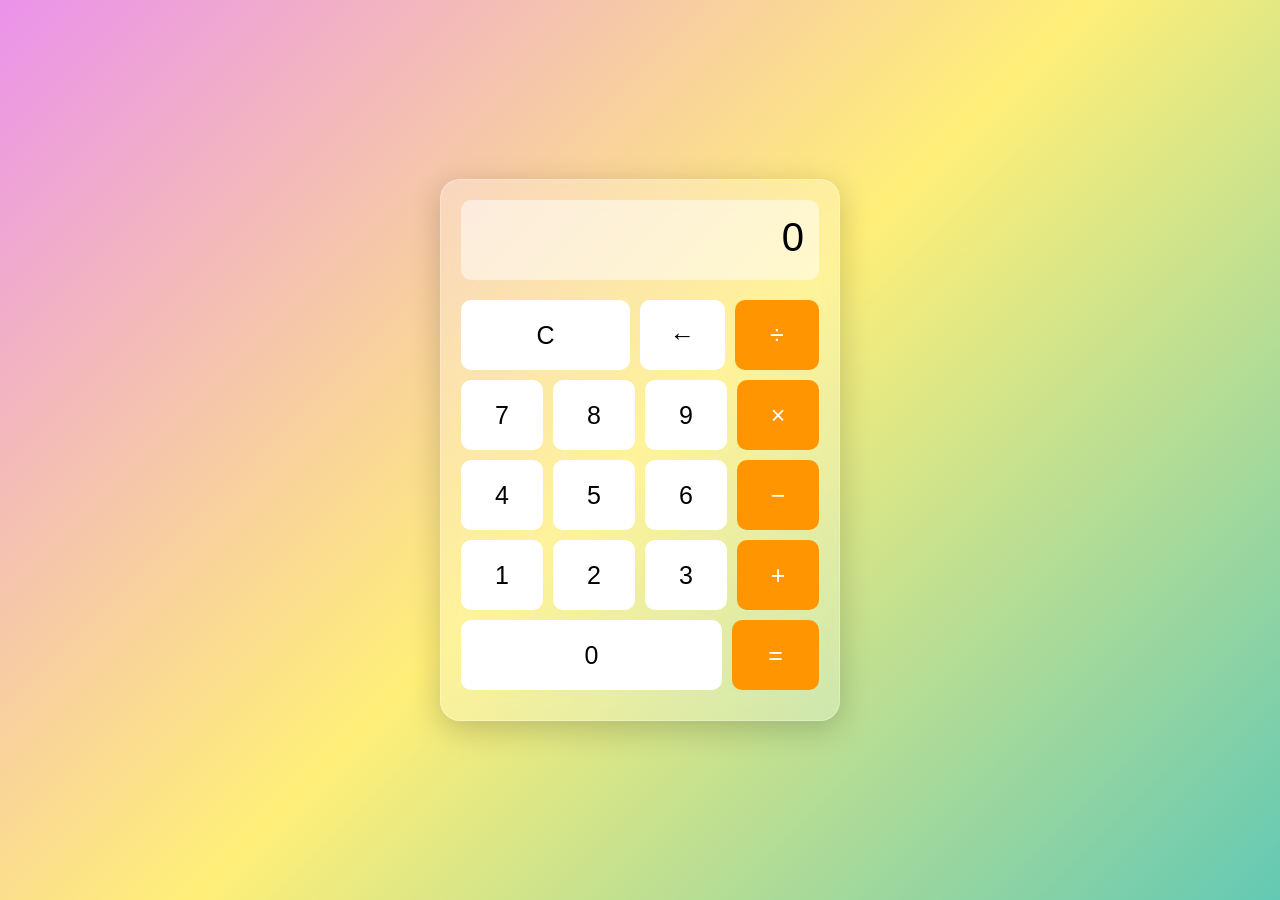
<file: index.html>
<!DOCTYPE html>
<html lang="tr">
<head>
    <meta charset="UTF-8">
    <meta name="viewport" content="width=device-width, initial-scale=1.0">
    <title>Calculator-App</title>
    <link rel="stylesheet" href="style.css">
</head>
<body>

<div class="wrapper">

    <section class="screen" id="screen">
        0
    </section>

    <section class="calc-buttons">

        <div class="calc-button-row">
            <button class="calc-button double" onclick="clearScreen()">C</button>
            <button class="calc-button" onclick="backspace()">←</button>
            <button class="calc-button operator" onclick="append('/')">÷</button>
        </div>

        <div class="calc-button-row">
            <button class="calc-button" onclick="append('7')">7</button>
            <button class="calc-button" onclick="append('8')">8</button>
            <button class="calc-button" onclick="append('9')">9</button>
            <button class="calc-button operator" onclick="append('×')">
    &times;
</button>
        </div>

        <div class="calc-button-row">
            <button class="calc-button" onclick="append('4')">4</button>
            <button class="calc-button" onclick="append('5')">5</button>
            <button class="calc-button" onclick="append('6')">6</button>
            <button class="calc-button operator" onclick="append('-')">−</button>
        </div>

        <div class="calc-button-row">
            <button class="calc-button" onclick="append('1')">1</button>
            <button class="calc-button" onclick="append('2')">2</button>
            <button class="calc-button" onclick="append('3')">3</button>
            <button class="calc-button operator" onclick="append('+')">+</button>
        </div>

        <div class="calc-button-row">
            <button class="calc-button triple" onclick="append('0')">0</button>
            <button class="calc-button operator" onclick="calculate()">=</button>
        </div>

    </section>

</div>

<script src="script.js"></script>

</body>
</html>
</file>
<file: style.css>
html{
    box-sizing:border-box;
    height:100%;
}

*,
*::before,
*::after{
    box-sizing:inherit;
    margin:0;
    padding:0;
}

body{
    display:flex;
    justify-content:center;
    align-items:center;
    min-height:100vh;
    font-family:Arial, Helvetica, sans-serif;
    background:linear-gradient(135deg,#eb92eb,#ffef78,#63c9b4);
}

.wrapper{
    width:400px;
    padding:20px;
    border-radius:20px;
    backdrop-filter:blur(12px);
    background:rgba(255,255,255,.25);
    border:1px solid rgba(255,255,255,.3);
    box-shadow:0 8px 32px rgba(0,0,0,.2);
}

.screen{
    width:100%;
    height:80px;
    margin-bottom:20px;
    padding:15px;
    border-radius:10px;
    background:rgba(255,255,255,.5);
    text-align:right;
    font-size:40px;
    overflow:hidden;
}

.calc-button-row{
    display:flex;
    margin-bottom:10px;
    gap:10px;
}

.calc-button{
    flex:1;
    height:70px;
    border:none;
    border-radius:10px;
    font-size:25px;
    cursor:pointer;
    background:white;
    transition:.2s;
}

.calc-button:hover{
    background:#ddd;
}

.operator{
    background:#ff9500;
    color:white;
}

.operator:hover{
    background:#e68900;
}

.double{
    flex:2;
}

.triple{
    flex:3;
}
</file>
